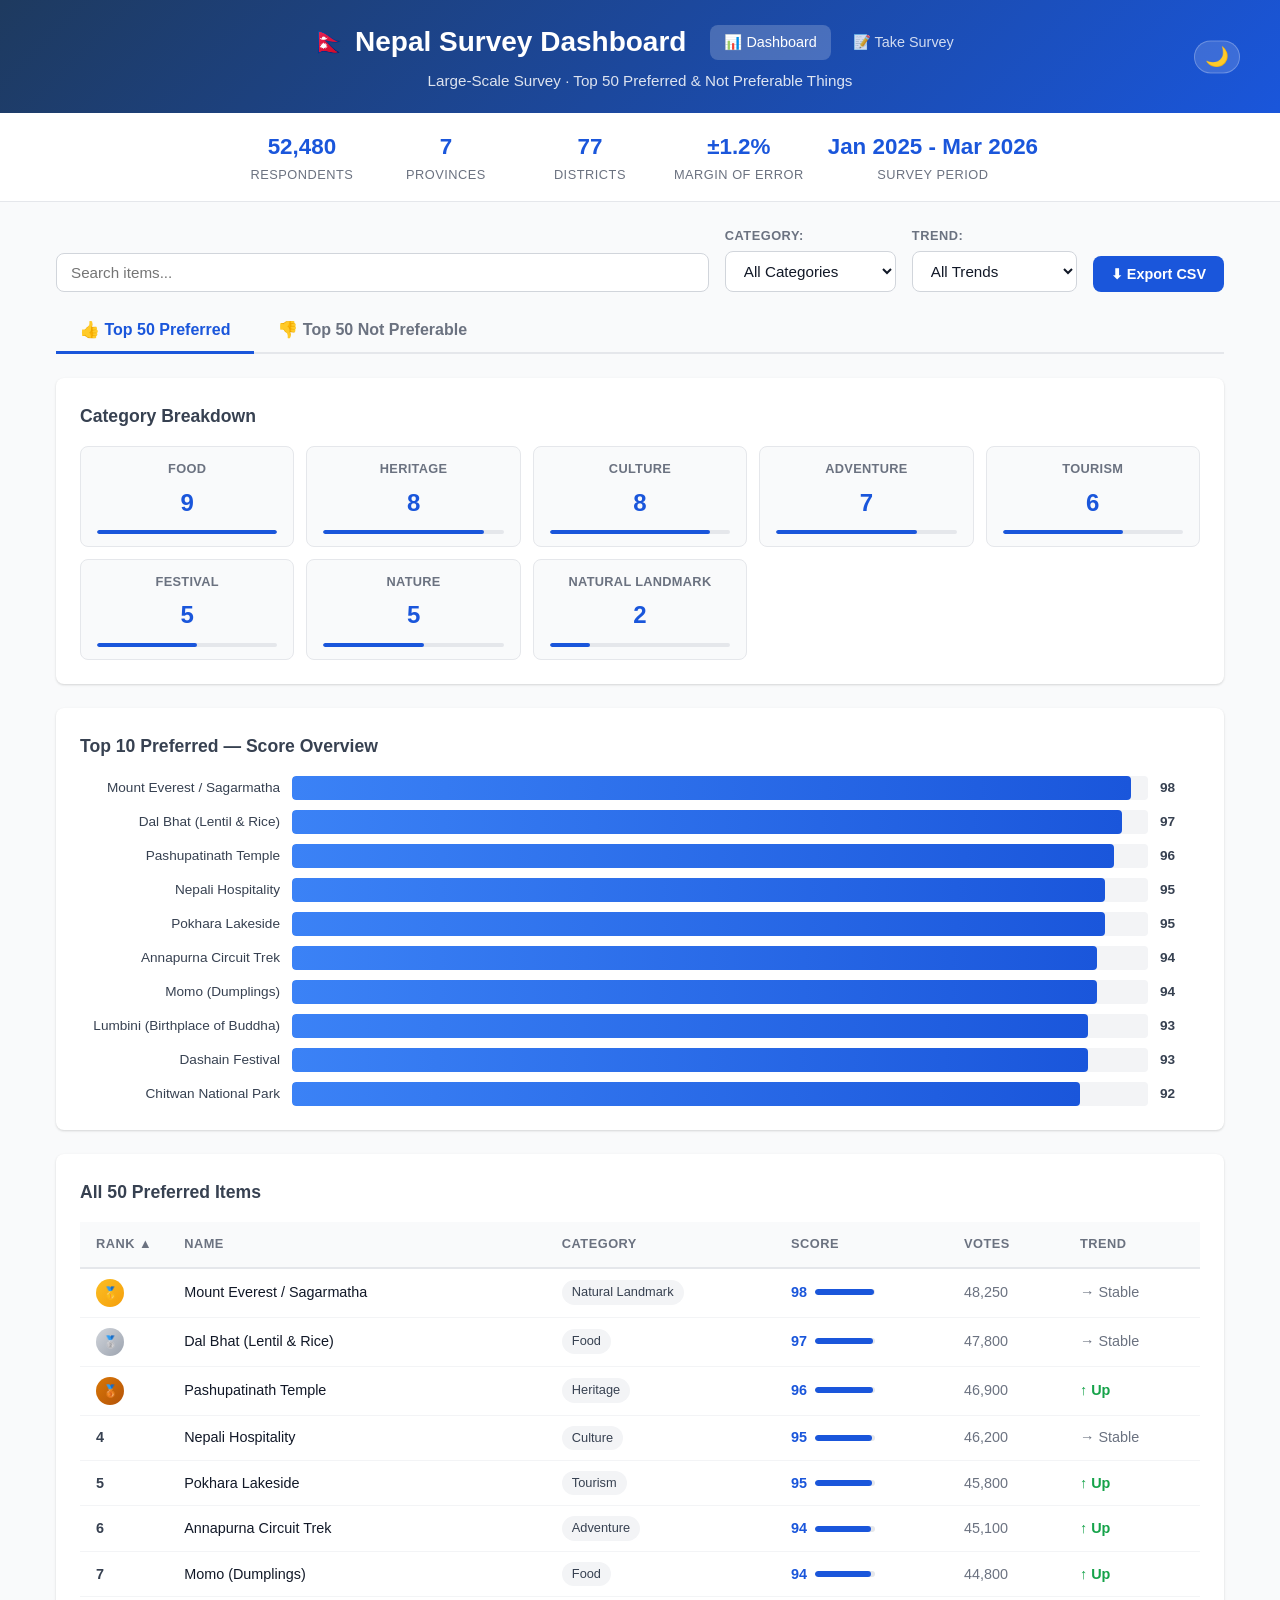
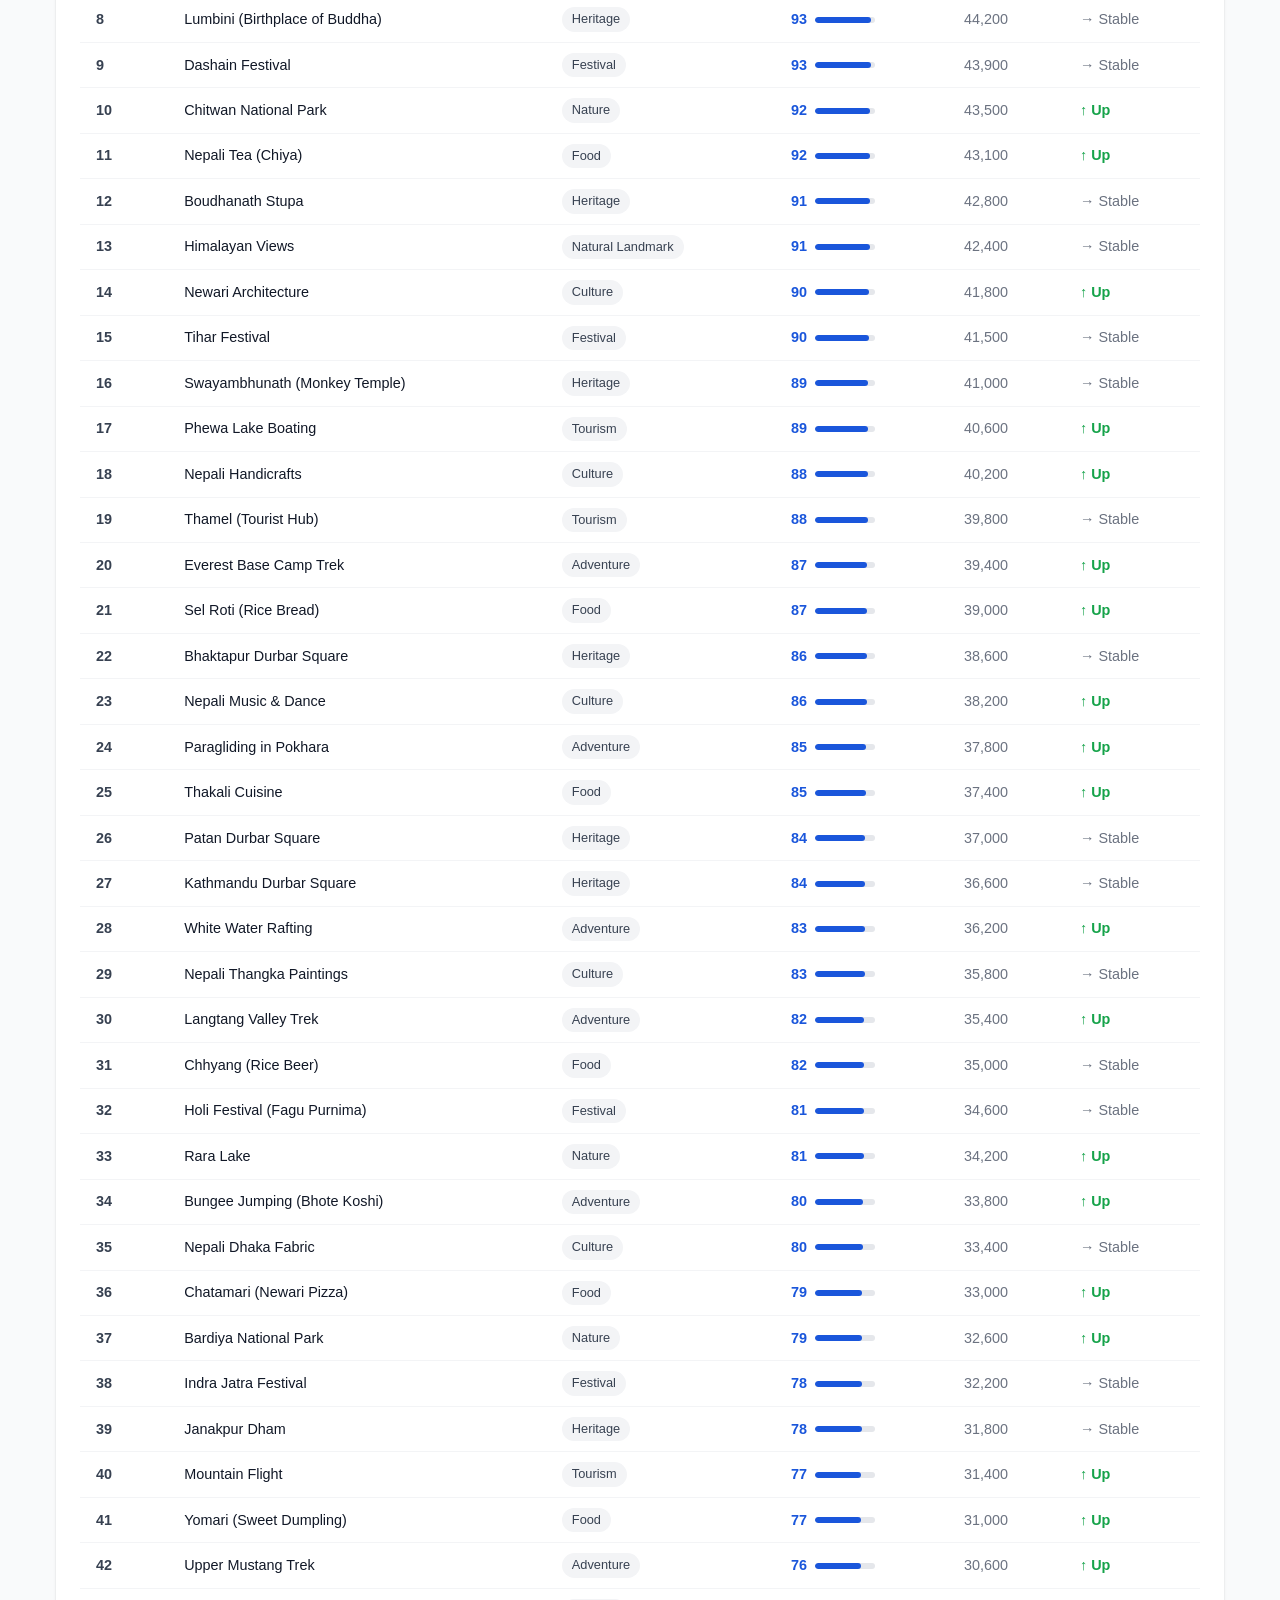
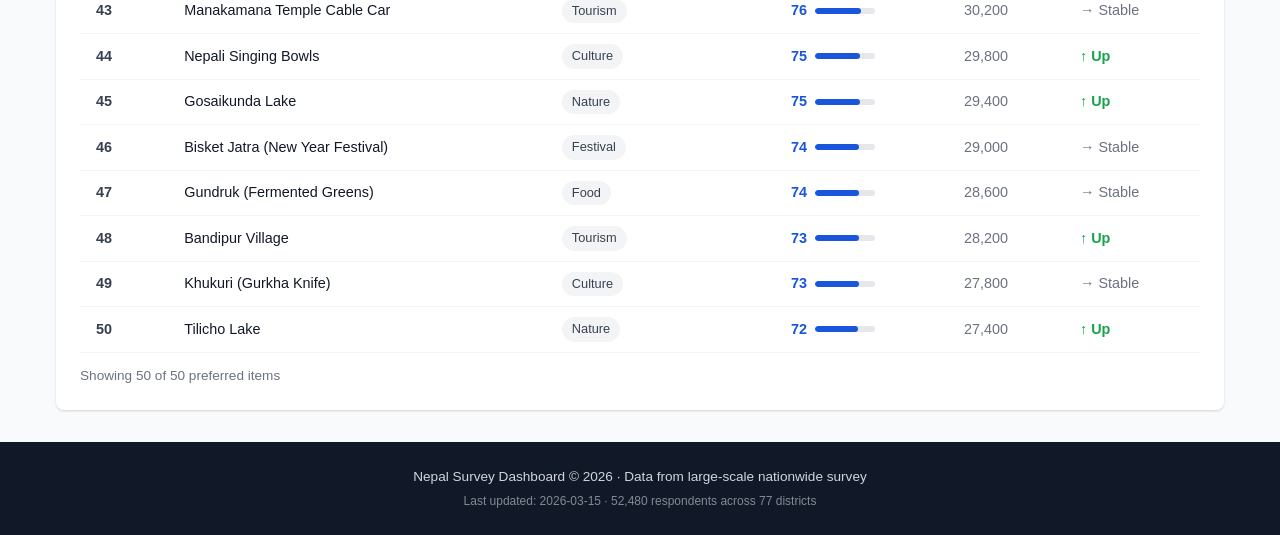
<file: index.html>
<!DOCTYPE html>
<html lang="en">
<head>
  <meta charset="UTF-8">
  <meta name="viewport" content="width=device-width, initial-scale=1.0">
  <meta name="description" content="Large-scale survey dashboard showing the Top 50 Preferred and Top 50 Not Preferable things in Nepal. 52,480 respondents across 77 districts.">
  <meta property="og:title" content="Nepal Survey Dashboard — Top 50 Preferences">
  <meta property="og:description" content="Explore what Nepalis love and what needs improvement — based on 52,480 survey respondents across all 77 districts.">
  <meta property="og:type" content="website">
  <link rel="icon" href="data:image/svg+xml,<svg xmlns='http://www.w3.org/2000/svg' viewBox='0 0 100 100'><text y='.9em' font-size='90'>🇳🇵</text></svg>">
  <title>Nepal Survey Dashboard — Top 50 Preferences</title>
  <link rel="stylesheet" href="style.css">
</head>
<body>
  <!-- Skip to content for accessibility -->
  <a href="#main-content" class="skip-link">Skip to main content</a>

  <!-- Header -->
  <header class="header">
    <div class="container header-inner">
      <div class="header-top">
        <h1 class="logo">🇳🇵 Nepal Survey Dashboard</h1>
        <nav class="header-nav" aria-label="Main navigation">
          <a href="index.html" class="nav-link active" aria-current="page">📊 Dashboard</a>
          <a href="survey.html" class="nav-link">📝 Take Survey</a>
        </nav>
      </div>
      <p class="subtitle">Large-Scale Survey &middot; Top 50 Preferred &amp; Not Preferable Things</p>
      <button class="theme-toggle" id="theme-toggle" aria-label="Toggle dark mode" title="Toggle dark mode">🌙</button>
    </div>
  </header>

  <!-- Stats Bar -->
  <section class="stats-bar" id="stats-bar" aria-label="Survey statistics">
    <!-- Populated by JS -->
  </section>

  <main id="main-content">
    <!-- Controls -->
    <section class="container controls">
      <div class="search-box">
        <input type="text" id="search-input" placeholder="Search items..." aria-label="Search items">
      </div>
      <div class="filter-group">
        <label for="category-filter">Category:</label>
        <select id="category-filter" aria-label="Filter by category">
          <option value="all">All Categories</option>
        </select>
      </div>
      <div class="filter-group">
        <label for="trend-filter">Trend:</label>
        <select id="trend-filter" aria-label="Filter by trend">
          <option value="all">All Trends</option>
          <option value="up">↑ Trending Up</option>
          <option value="down">↓ Trending Down</option>
          <option value="stable">→ Stable</option>
        </select>
      </div>
      <button class="btn btn-export" id="export-csv" aria-label="Export data as CSV">⬇ Export CSV</button>
    </section>

    <!-- Tab Navigation -->
    <section class="container">
      <div class="tabs" role="tablist">
        <button class="tab active" role="tab" aria-selected="true" data-tab="preferred" id="tab-preferred">
          👍 Top 50 Preferred
        </button>
        <button class="tab" role="tab" aria-selected="false" data-tab="not-preferable" id="tab-not-preferable">
          👎 Top 50 Not Preferable
        </button>
      </div>
    </section>

    <!-- Category Breakdown -->
    <section class="container">
      <div class="category-summary" id="category-summary">
        <h2 class="section-title">Category Breakdown</h2>
        <div class="category-grid" id="category-grid">
          <!-- Populated by JS -->
        </div>
      </div>
    </section>

    <!-- Chart Section -->
    <section class="container">
      <div class="chart-section">
        <h2 id="chart-title" class="section-title">Top 10 Preferred — Score Overview</h2>
        <div class="chart" id="bar-chart" role="img" aria-label="Bar chart showing top 10 items by score">
          <!-- Populated by JS -->
        </div>
      </div>
    </section>

    <!-- Table Section -->
    <section class="container">
      <div class="table-section">
        <h2 id="table-title" class="section-title">All 50 Preferred Items</h2>
        <div class="table-wrapper">
          <table id="data-table" aria-label="Survey results table">
            <thead>
              <tr>
                <th class="sortable" data-sort="rank">Rank</th>
                <th class="sortable" data-sort="name">Name</th>
                <th class="sortable" data-sort="category">Category</th>
                <th class="sortable" data-sort="score">Score</th>
                <th class="sortable" data-sort="votes">Votes</th>
                <th class="sortable" data-sort="trend">Trend</th>
              </tr>
            </thead>
            <tbody id="table-body">
              <!-- Populated by JS -->
            </tbody>
          </table>
        </div>
        <p class="showing-count" id="showing-count"></p>
      </div>
    </section>
  </main>

  <!-- Scroll to top -->
  <button class="scroll-top" id="scroll-top" aria-label="Scroll to top" title="Back to top">↑</button>

  <!-- Footer -->
  <footer class="footer">
    <div class="container">
      <p>Nepal Survey Dashboard &copy; 2026 &middot; Data from large-scale nationwide survey</p>
      <p class="footer-note" id="footer-note"></p>
    </div>
  </footer>

  <script src="data.js"></script>
  <script src="app.js"></script>
</body>
</html>
</file>
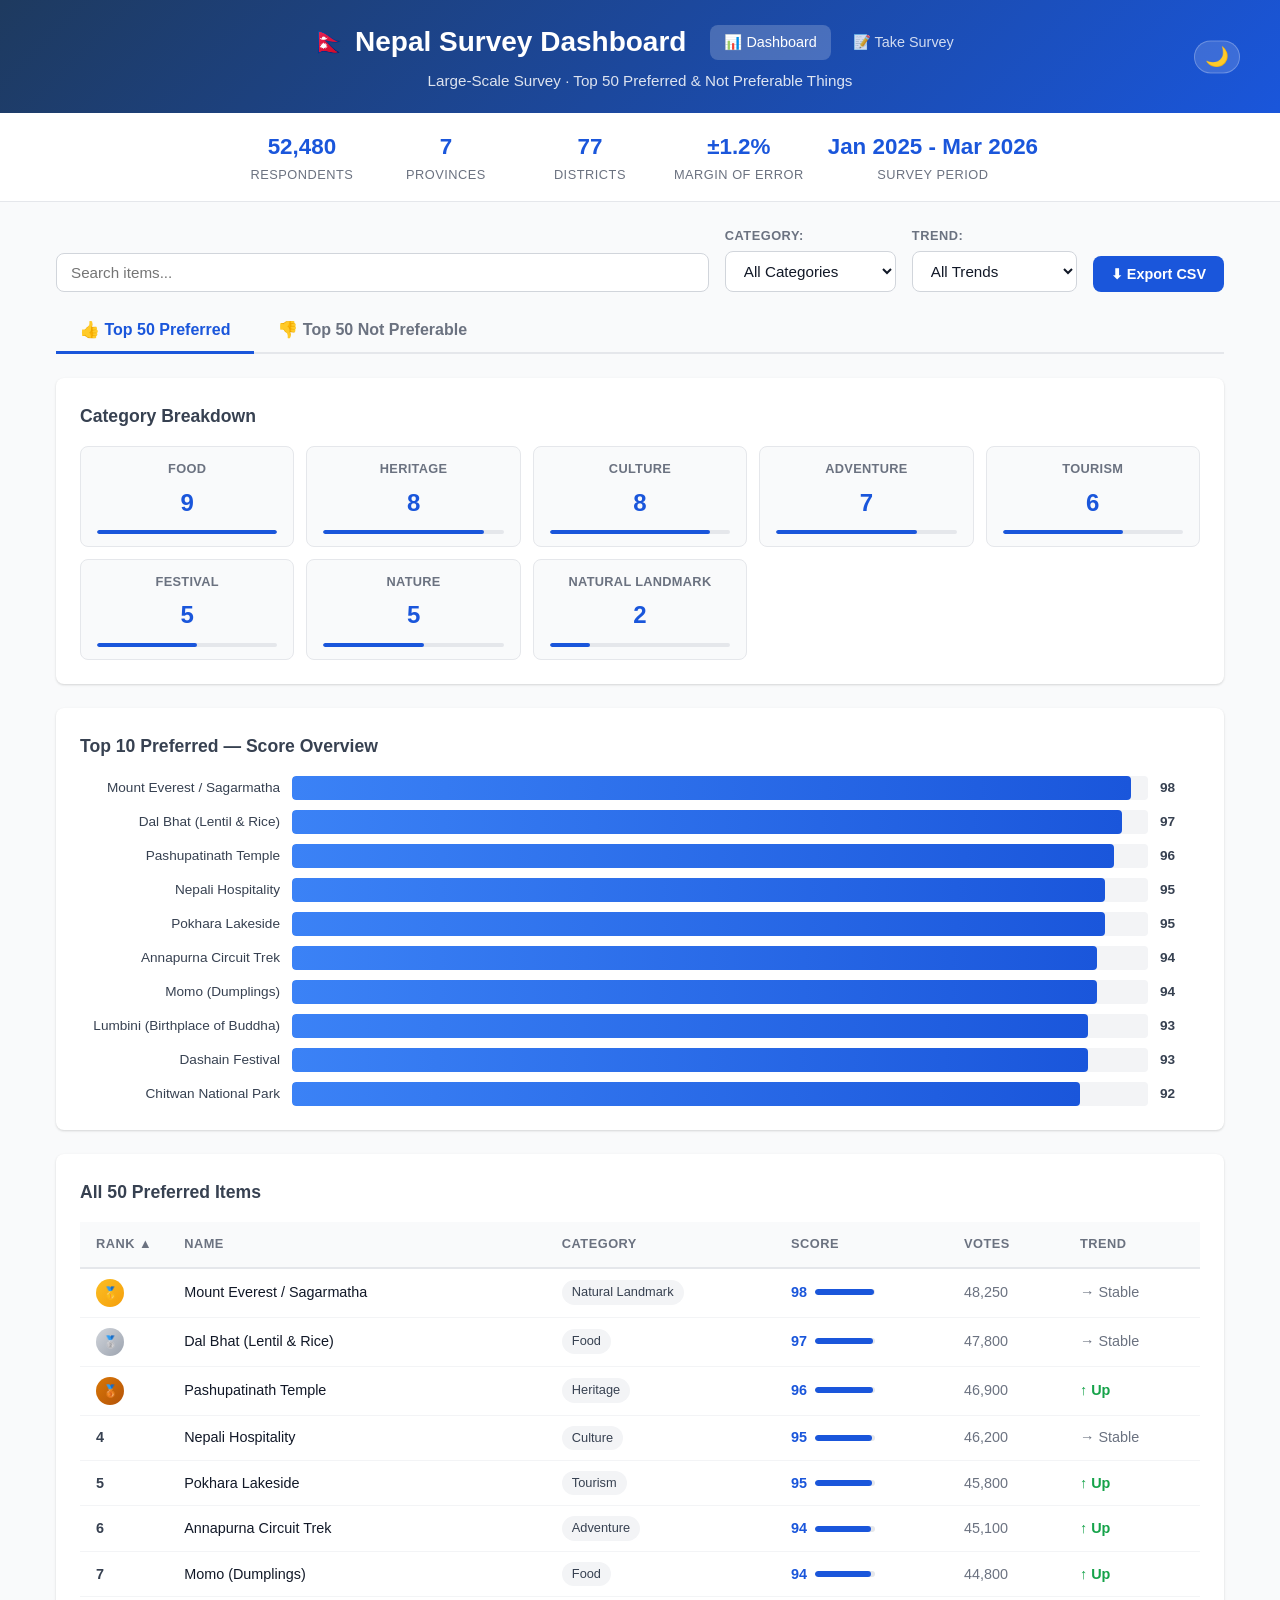
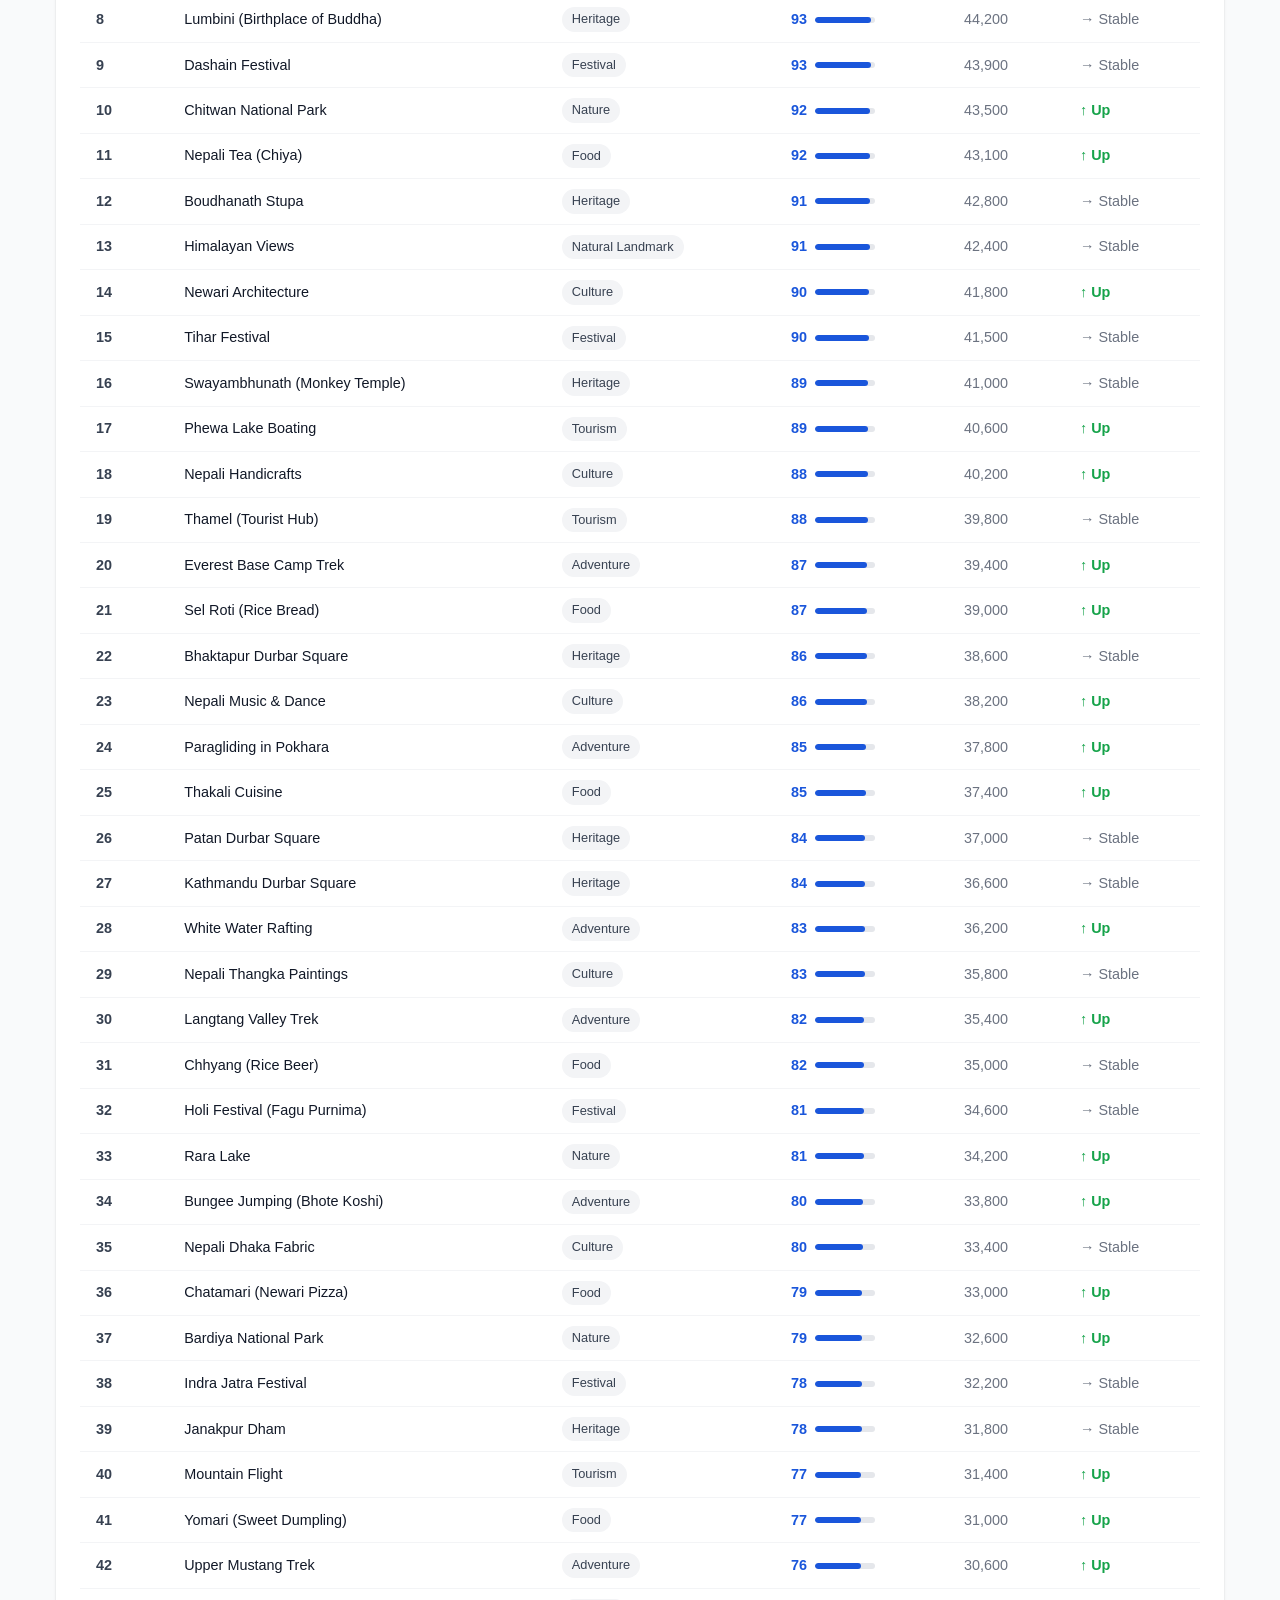
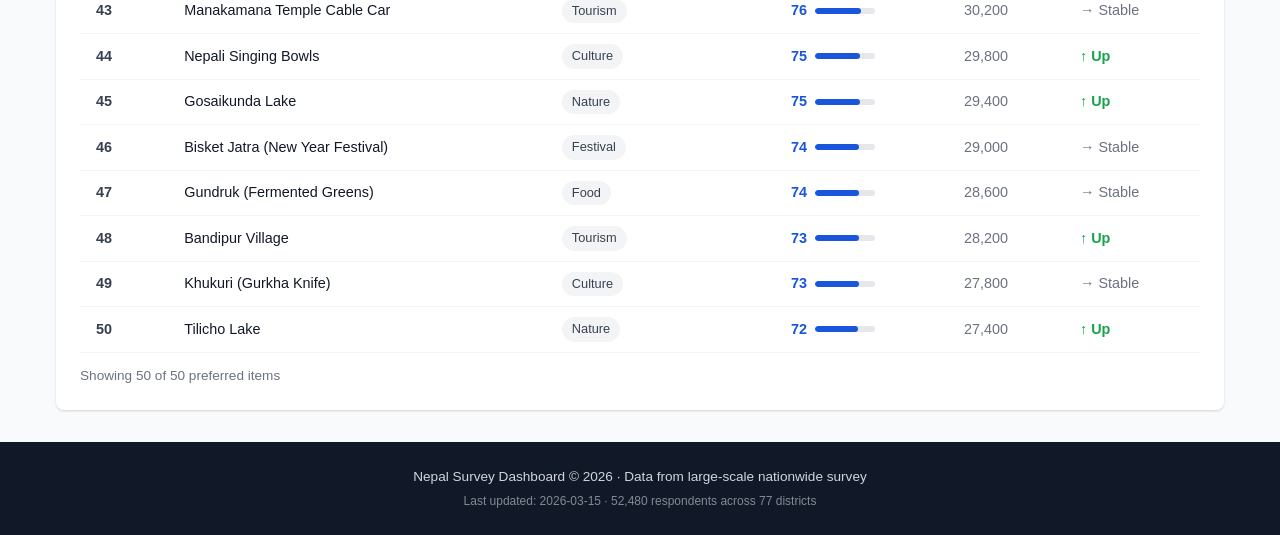
<file: preferences.html>
<!DOCTYPE html>
<html lang="en">
<head>
  <meta charset="UTF-8" />
  <meta name="viewport" content="width=device-width, initial-scale=1.0" />
  <title>Online Shopping Survey – Step 3 of 3</title>
  <link rel="stylesheet" href="style.css" />
</head>
<body>

  <!-- ── Header ─────────────────────────────────────── -->
  <header class="site-header">
    <h1>🛒 Online Shopping Survey</h1>
    <p class="subtitle">Almost done — tell us what you value most!</p>

    <div class="progress-steps" aria-label="Survey progress">
      <div class="step done">
        <div class="step-circle">✓</div>
        <span class="step-label">Your Details</span>
      </div>
      <div class="step-connector"></div>
      <div class="step done">
        <div class="step-circle">✓</div>
        <span class="step-label">Shopping Habits</span>
      </div>
      <div class="step-connector"></div>
      <div class="step active">
        <div class="step-circle">3</div>
        <span class="step-label">Preferences</span>
      </div>
    </div>
  </header>

  <!-- ── Card ───────────────────────────────────────── -->
  <main class="card" role="main">
    <h2 class="card-title">Your Product Preferences</h2>
    <p class="card-description">
      Think about items you buy (or consider buying) online. Let us know what you
      are willing to spend more on and what you'd skip even if it were cheap.
    </p>

    <form id="step3Form" novalidate>

      <!-- Q1 – Would buy even if expensive -->
      <div class="form-group">
        <label>1. Which of these would you buy online even if they are <strong>expensive</strong>?
          <span class="required">*</span></label>
        <p style="color:var(--text-muted);font-size:.85rem;margin-bottom:8px">Select all that apply.</p>

        <div class="checkbox-group" id="expensiveGroup">
          <label class="checkbox-option">
            <input type="checkbox" name="expensive" value="Smartphone / Laptop" />
            <span class="option-text">📱 Smartphone / Laptop</span>
          </label>
          <label class="checkbox-option">
            <input type="checkbox" name="expensive" value="Branded Clothing / Footwear" />
            <span class="option-text">👕 Branded Clothing &amp; Footwear</span>
          </label>
          <label class="checkbox-option">
            <input type="checkbox" name="expensive" value="Health & Fitness Equipment" />
            <span class="option-text">🏋️ Health &amp; Fitness Equipment</span>
          </label>
          <label class="checkbox-option">
            <input type="checkbox" name="expensive" value="Smart Home Devices" />
            <span class="option-text">🏠 Smart Home Devices (Smart TV, speakers, etc.)</span>
          </label>
          <label class="checkbox-option">
            <input type="checkbox" name="expensive" value="Books / Online Courses" />
            <span class="option-text">📚 Books / Online Courses</span>
          </label>
          <label class="checkbox-option">
            <input type="checkbox" name="expensive" value="Skincare / Cosmetics" />
            <span class="option-text">💄 Skincare &amp; Cosmetics</span>
          </label>
          <label class="checkbox-option">
            <input type="checkbox" name="expensive" value="Jewellery / Watches" />
            <span class="option-text">💍 Jewellery &amp; Watches</span>
          </label>
          <label class="checkbox-option">
            <input type="checkbox" name="expensive" value="Organic / Premium Food" />
            <span class="option-text">🥗 Organic / Premium Food Items</span>
          </label>
        </div>

        <!-- Other expensive items -->
        <div style="margin-top:12px">
          <label for="expensiveOther">Other (please specify)</label>
          <input type="text" id="expensiveOther" name="expensiveOther"
            placeholder="e.g. Gaming accessories, Musical instruments…" maxlength="200" />
        </div>
        <p class="error-msg" id="expensiveError">Please select at least one item or specify in 'Other'.</p>
      </div>

      <!-- Q2 – Would NOT buy even if cheap -->
      <div class="form-group">
        <label>2. Which of these would you <strong>NOT</strong> buy online even if they are
          <strong>very cheap</strong>? <span class="required">*</span></label>
        <p style="color:var(--text-muted);font-size:.85rem;margin-bottom:8px">Select all that apply.</p>

        <div class="checkbox-group" id="cheapGroup">
          <label class="checkbox-option">
            <input type="checkbox" name="notCheap" value="Perishable Food" />
            <span class="option-text">🥛 Perishable Food (dairy, fruits, vegetables)</span>
          </label>
          <label class="checkbox-option">
            <input type="checkbox" name="notCheap" value="Prescription Medicine" />
            <span class="option-text">💊 Prescription Medicine</span>
          </label>
          <label class="checkbox-option">
            <input type="checkbox" name="notCheap" value="Furniture / Large Appliances" />
            <span class="option-text">🛋️ Furniture / Large Home Appliances</span>
          </label>
          <label class="checkbox-option">
            <input type="checkbox" name="notCheap" value="Luxury / High-end Products" />
            <span class="option-text">👜 Luxury / High-end Products (without verification)</span>
          </label>
          <label class="checkbox-option">
            <input type="checkbox" name="notCheap" value="Second-hand Goods" />
            <span class="option-text">♻️ Second-hand / Refurbished Goods</span>
          </label>
          <label class="checkbox-option">
            <input type="checkbox" name="notCheap" value="Heavy Vehicles / Auto Parts" />
            <span class="option-text">🚗 Heavy Vehicles / Auto Parts</span>
          </label>
          <label class="checkbox-option">
            <input type="checkbox" name="notCheap" value="Artisan / Handmade Crafts" />
            <span class="option-text">🎨 Artisan / Handmade Crafts (prefer local stores)</span>
          </label>
          <label class="checkbox-option">
            <input type="checkbox" name="notCheap" value="Real Estate / Property" />
            <span class="option-text">🏡 Real Estate / Property</span>
          </label>
        </div>

        <!-- Other not-cheap items -->
        <div style="margin-top:12px">
          <label for="notCheapOther">Other (please specify)</label>
          <input type="text" id="notCheapOther" name="notCheapOther"
            placeholder="e.g. Tailored clothing, Pets…" maxlength="200" />
        </div>
        <p class="error-msg" id="cheapError">Please select at least one item or specify in 'Other'.</p>
      </div>

      <!-- Q3 – What would improve online shopping for you -->
      <div class="form-group">
        <label for="improvements">3. What would most improve your online shopping experience?</label>
        <textarea
          id="improvements"
          name="improvements"
          rows="3"
          placeholder="e.g. Better return policy, faster delivery, more secure payments…"
          maxlength="500"
        ></textarea>
      </div>

      <div class="btn-row">
        <a href="survey.html" class="btn btn-secondary">&larr; Back</a>
        <button type="submit" class="btn btn-success">✔ Submit Survey</button>
      </div>

    </form>
  </main>

  <script>
    // Redirect to page 1 if earlier steps are missing
    if (!sessionStorage.getItem('survey_fullName') || !sessionStorage.getItem('survey_frequency')) {
      window.location.href = 'index.html';
    }

    const form = document.getElementById('step3Form');

    function showError(errId, show) {
      const errEl = document.getElementById(errId);
      if (show) errEl.classList.add('visible');
      else       errEl.classList.remove('visible');
    }

    // Clear errors on interaction
    document.querySelectorAll('input[name="expensive"]').forEach(cb => {
      cb.addEventListener('change', () => showError('expensiveError', false));
    });
    document.getElementById('expensiveOther').addEventListener('input', () => {
      showError('expensiveError', false);
    });

    document.querySelectorAll('input[name="notCheap"]').forEach(cb => {
      cb.addEventListener('change', () => showError('cheapError', false));
    });
    document.getElementById('notCheapOther').addEventListener('input', () => {
      showError('cheapError', false);
    });

    form.addEventListener('submit', function (e) {
      e.preventDefault();

      const expensive    = [...document.querySelectorAll('input[name="expensive"]:checked')].map(c => c.value);
      const expensiveOther = document.getElementById('expensiveOther').value.trim();
      const notCheap     = [...document.querySelectorAll('input[name="notCheap"]:checked')].map(c => c.value);
      const notCheapOther  = document.getElementById('notCheapOther').value.trim();
      const improvements   = document.getElementById('improvements').value.trim();

      let valid = true;

      if (expensive.length === 0 && !expensiveOther) {
        showError('expensiveError', true); valid = false;
      } else { showError('expensiveError', false); }

      if (notCheap.length === 0 && !notCheapOther) {
        showError('cheapError', true); valid = false;
      } else { showError('cheapError', false); }

      if (!valid) return;

      // Build combined lists
      const expList  = expensiveOther ? [...expensive, expensiveOther] : expensive;
      const skipList = notCheapOther  ? [...notCheap,  notCheapOther]  : notCheap;

      sessionStorage.setItem('survey_expensive',    expList.join(', '));
      sessionStorage.setItem('survey_notCheap',     skipList.join(', '));
      sessionStorage.setItem('survey_improvements', improvements);

      window.location.href = 'thankyou.html';
    });
  </script>

</body>
</html>
</file>
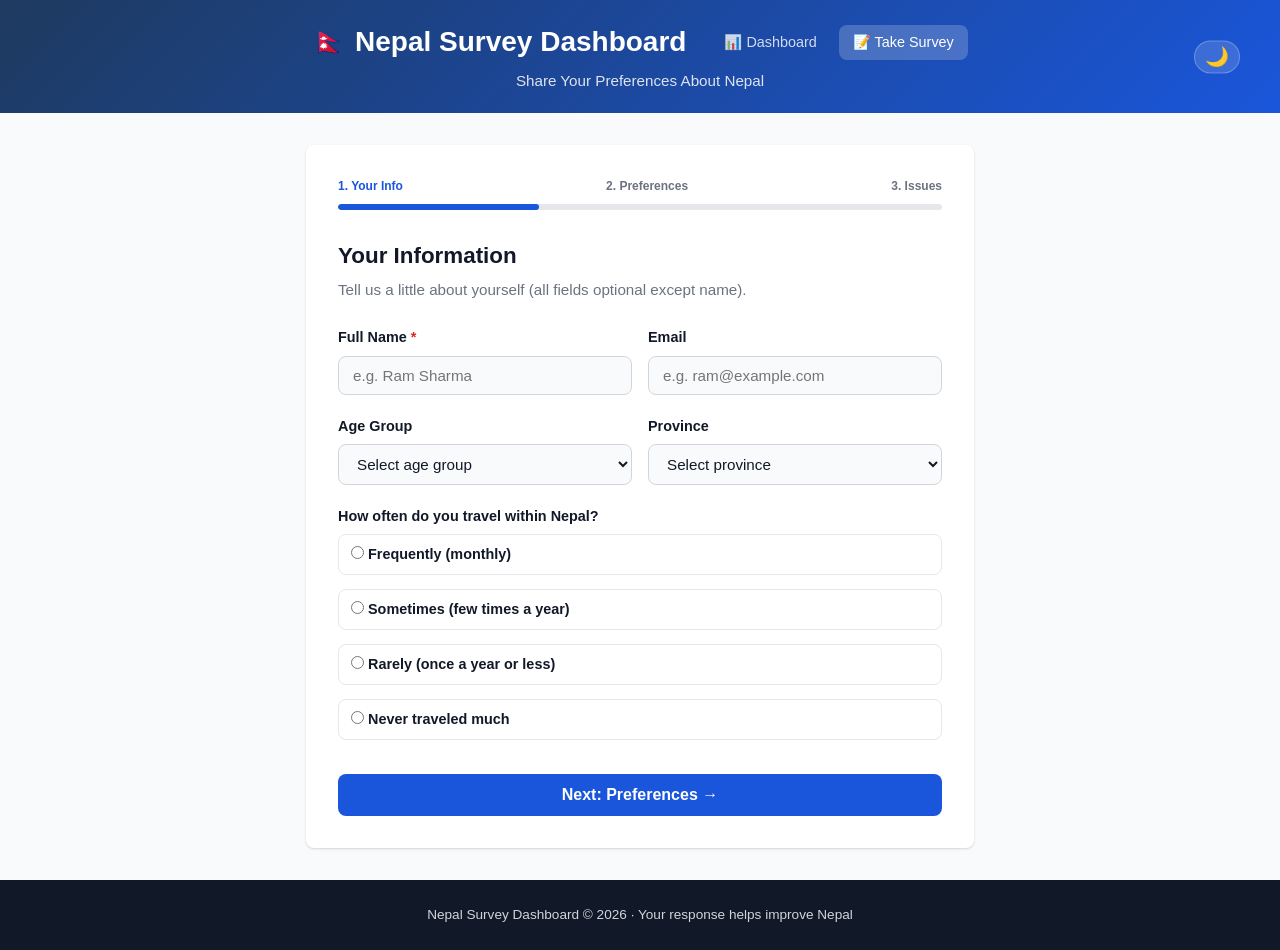
<file: survey.html>
<!DOCTYPE html>
<html lang="en">
<head>
  <meta charset="UTF-8">
  <meta name="viewport" content="width=device-width, initial-scale=1.0">
  <meta name="description" content="Take the Nepal Survey — share your preferences about things in Nepal and help us understand what people love and what needs improvement.">
  <link rel="icon" href="data:image/svg+xml,<svg xmlns='http://www.w3.org/2000/svg' viewBox='0 0 100 100'><text y='.9em' font-size='90'>🇳🇵</text></svg>">
  <title>Take Survey — Nepal Survey Dashboard</title>
  <link rel="stylesheet" href="style.css">
</head>
<body>
  <a href="#main-content" class="skip-link">Skip to main content</a>

  <!-- Header -->
  <header class="header">
    <div class="container header-inner">
      <div class="header-top">
        <h1 class="logo">🇳🇵 Nepal Survey Dashboard</h1>
        <nav class="header-nav" aria-label="Main navigation">
          <a href="index.html" class="nav-link">📊 Dashboard</a>
          <a href="survey.html" class="nav-link active" aria-current="page">📝 Take Survey</a>
        </nav>
      </div>
      <p class="subtitle">Share Your Preferences About Nepal</p>
      <button class="theme-toggle" id="theme-toggle" aria-label="Toggle dark mode" title="Toggle dark mode">🌙</button>
    </div>
  </header>

  <main id="main-content">
    <div class="form-page">
      <div class="form-card">
        <!-- Progress Bar -->
        <div class="progress-bar-wrapper" id="progress-wrapper">
          <div class="progress-steps">
            <span class="progress-step active" id="step-label-1">1. Your Info</span>
            <span class="progress-step" id="step-label-2">2. Preferences</span>
            <span class="progress-step" id="step-label-3">3. Issues</span>
          </div>
          <div class="progress-track">
            <div class="progress-fill" id="progress-fill" style="width: 33%"></div>
          </div>
        </div>

        <form id="survey-form" novalidate>
          <!-- Step 1: Personal Info -->
          <div class="form-step" id="step-1">
            <h2 class="form-title">Your Information</h2>
            <p class="form-subtitle">Tell us a little about yourself (all fields optional except name).</p>

            <div class="form-row">
              <div class="form-group">
                <label for="full-name">Full Name <span class="required">*</span></label>
                <input type="text" id="full-name" class="form-control" placeholder="e.g. Ram Sharma" required>
                <p class="error-message" id="name-error">Please enter your name.</p>
              </div>
              <div class="form-group">
                <label for="email">Email</label>
                <input type="email" id="email" class="form-control" placeholder="e.g. ram@example.com">
                <p class="error-message" id="email-error">Please enter a valid email address.</p>
              </div>
            </div>

            <div class="form-row">
              <div class="form-group">
                <label for="age-group">Age Group</label>
                <select id="age-group" class="form-control">
                  <option value="">Select age group</option>
                  <option value="under-18">Under 18</option>
                  <option value="18-25">18–25</option>
                  <option value="26-35">26–35</option>
                  <option value="36-50">36–50</option>
                  <option value="over-50">Over 50</option>
                </select>
              </div>
              <div class="form-group">
                <label for="province">Province</label>
                <select id="province" class="form-control">
                  <option value="">Select province</option>
                  <option value="Koshi">Koshi Province</option>
                  <option value="Madhesh">Madhesh Province</option>
                  <option value="Bagmati">Bagmati Province</option>
                  <option value="Gandaki">Gandaki Province</option>
                  <option value="Lumbini">Lumbini Province</option>
                  <option value="Karnali">Karnali Province</option>
                  <option value="Sudurpashchim">Sudurpashchim Province</option>
                </select>
              </div>
            </div>

            <div class="form-group">
              <label>How often do you travel within Nepal?</label>
              <div class="radio-group">
                <label class="radio-label">
                  <input type="radio" name="travel-frequency" value="frequently"> Frequently (monthly)
                </label>
                <label class="radio-label">
                  <input type="radio" name="travel-frequency" value="sometimes"> Sometimes (few times a year)
                </label>
                <label class="radio-label">
                  <input type="radio" name="travel-frequency" value="rarely"> Rarely (once a year or less)
                </label>
                <label class="radio-label">
                  <input type="radio" name="travel-frequency" value="never"> Never traveled much
                </label>
              </div>
            </div>

            <div class="form-actions">
              <button type="button" class="btn btn-primary" id="next-to-2">Next: Preferences →</button>
            </div>
          </div>

          <!-- Step 2: Preferences -->
          <div class="form-step" id="step-2" style="display:none;">
            <h2 class="form-title">What You Love About Nepal</h2>
            <p class="form-subtitle">Select the things you prefer most about Nepal (choose at least 3).</p>

            <p class="form-section-label">🍽️ Food & Drink</p>
            <div class="checkbox-grid" id="pref-food">
              <!-- Populated by JS -->
            </div>

            <hr class="form-divider">
            <p class="form-section-label">🏔️ Places & Nature</p>
            <div class="checkbox-grid" id="pref-places">
              <!-- Populated by JS -->
            </div>

            <hr class="form-divider">
            <p class="form-section-label">🎭 Culture & Festivals</p>
            <div class="checkbox-grid" id="pref-culture">
              <!-- Populated by JS -->
            </div>

            <hr class="form-divider">
            <p class="form-section-label">🧗 Adventure & Tourism</p>
            <div class="checkbox-grid" id="pref-adventure">
              <!-- Populated by JS -->
            </div>

            <p class="error-message" id="pref-error">Please select at least 3 preferences.</p>
            <div class="form-actions">
              <button type="button" class="btn btn-secondary" id="back-to-1">← Back</button>
              <button type="button" class="btn btn-primary" id="next-to-3">Next: Issues →</button>
            </div>
          </div>

          <!-- Step 3: Issues -->
          <div class="form-step" id="step-3" style="display:none;">
            <h2 class="form-title">What Needs Improvement</h2>
            <p class="form-subtitle">Select the things you find most problematic in Nepal (choose at least 3).</p>

            <p class="form-section-label">🏗️ Infrastructure</p>
            <div class="checkbox-grid" id="issue-infra">
              <!-- Populated by JS -->
            </div>

            <hr class="form-divider">
            <p class="form-section-label">🌿 Environment & Health</p>
            <div class="checkbox-grid" id="issue-env">
              <!-- Populated by JS -->
            </div>

            <hr class="form-divider">
            <p class="form-section-label">🏛️ Governance & Economy</p>
            <div class="checkbox-grid" id="issue-gov">
              <!-- Populated by JS -->
            </div>

            <hr class="form-divider">
            <p class="form-section-label">👥 Society & Education</p>
            <div class="checkbox-grid" id="issue-society">
              <!-- Populated by JS -->
            </div>

            <hr class="form-divider">
            <div class="form-group">
              <label for="additional-comments">Additional Comments</label>
              <textarea id="additional-comments" class="form-control" rows="4" placeholder="Anything else you'd like to share about Nepal..."></textarea>
            </div>

            <p class="error-message" id="issue-error">Please select at least 3 issues.</p>
            <div class="form-actions">
              <button type="button" class="btn btn-secondary" id="back-to-2">← Back</button>
              <button type="submit" class="btn btn-primary" id="submit-survey">Submit Survey ✓</button>
            </div>
          </div>
        </form>
      </div>
    </div>
  </main>

  <footer class="footer">
    <div class="container">
      <p>Nepal Survey Dashboard &copy; 2026 &middot; Your response helps improve Nepal</p>
    </div>
  </footer>

  <script src="data.js"></script>
  <script src="survey.js"></script>
</body>
</html>
</file>
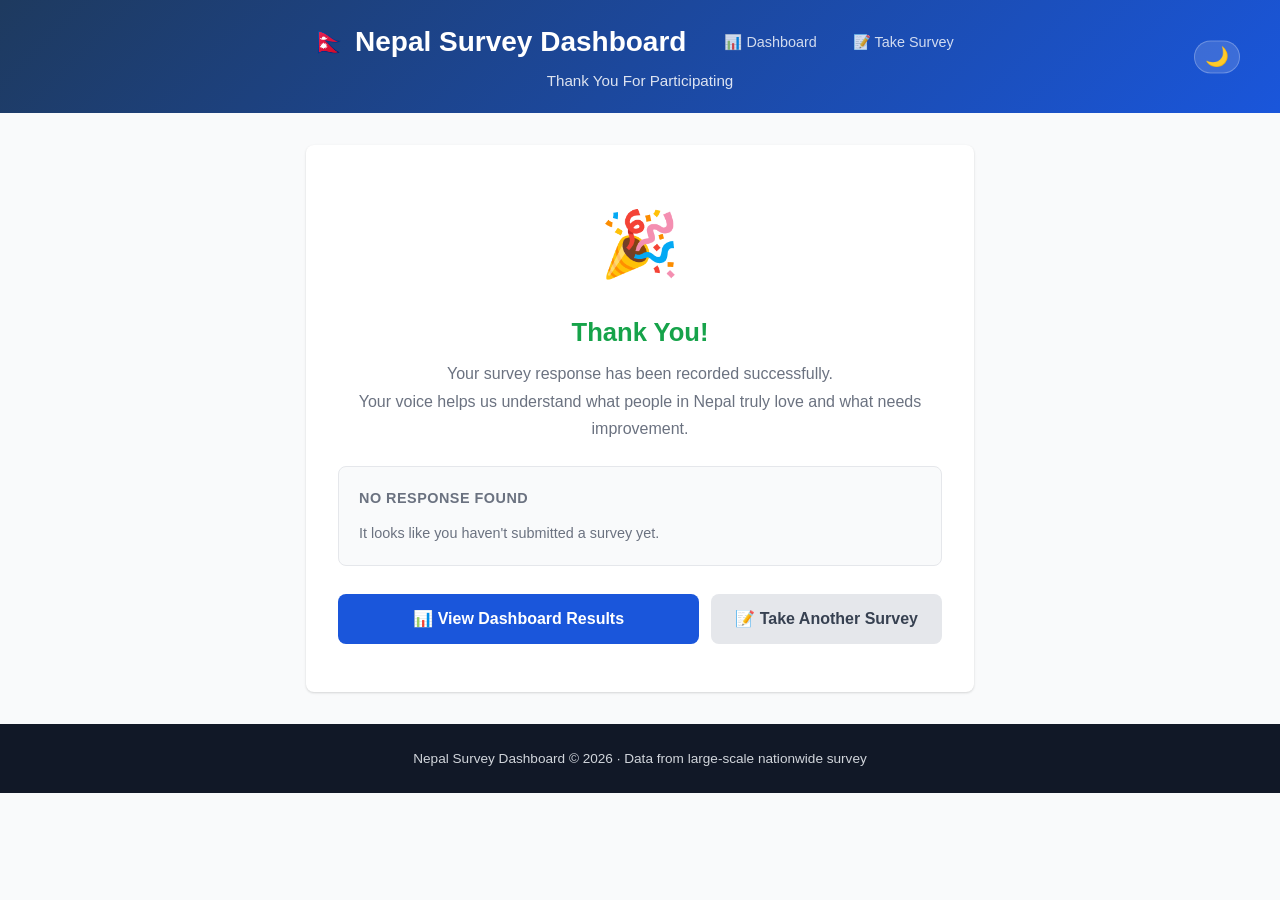
<file: thankyou.html>
<!DOCTYPE html>
<html lang="en">
<head>
  <meta charset="UTF-8">
  <meta name="viewport" content="width=device-width, initial-scale=1.0">
  <meta name="description" content="Thank you for completing the Nepal Survey. Your response has been recorded.">
  <link rel="icon" href="data:image/svg+xml,<svg xmlns='http://www.w3.org/2000/svg' viewBox='0 0 100 100'><text y='.9em' font-size='90'>🇳🇵</text></svg>">
  <title>Thank You — Nepal Survey Dashboard</title>
  <link rel="stylesheet" href="style.css">
</head>
<body>
  <a href="#main-content" class="skip-link">Skip to main content</a>

  <!-- Header -->
  <header class="header">
    <div class="container header-inner">
      <div class="header-top">
        <h1 class="logo">🇳🇵 Nepal Survey Dashboard</h1>
        <nav class="header-nav" aria-label="Main navigation">
          <a href="index.html" class="nav-link">📊 Dashboard</a>
          <a href="survey.html" class="nav-link">📝 Take Survey</a>
        </nav>
      </div>
      <p class="subtitle">Thank You For Participating</p>
      <button class="theme-toggle" id="theme-toggle" aria-label="Toggle dark mode" title="Toggle dark mode">🌙</button>
    </div>
  </header>

  <main id="main-content">
    <div class="form-page">
      <div class="form-card thankyou-card">
        <div class="thankyou-icon">🎉</div>
        <h2 class="thankyou-title">Thank You!</h2>
        <p class="thankyou-message">
          Your survey response has been recorded successfully.<br>
          Your voice helps us understand what people in Nepal truly love and what needs improvement.
        </p>

        <div class="response-summary" id="response-summary">
          <!-- Populated by JS -->
        </div>

        <div class="form-actions" style="justify-content:center;">
          <a href="index.html" class="btn btn-primary" style="text-decoration:none;text-align:center;">📊 View Dashboard Results</a>
          <a href="survey.html" class="btn btn-secondary" style="text-decoration:none;text-align:center;">📝 Take Another Survey</a>
        </div>
      </div>
    </div>
  </main>

  <footer class="footer">
    <div class="container">
      <p>Nepal Survey Dashboard &copy; 2026 &middot; Data from large-scale nationwide survey</p>
    </div>
  </footer>

  <script>
    (function () {
      "use strict";

      // Dark mode
      var themeToggle = document.getElementById("theme-toggle");
      var saved = localStorage.getItem("nepal-survey-theme");
      if (saved === "dark") {
        document.documentElement.setAttribute("data-theme", "dark");
        themeToggle.textContent = "☀️";
      }
      themeToggle.addEventListener("click", function () {
        var isDark = document.documentElement.getAttribute("data-theme") === "dark";
        if (isDark) {
          document.documentElement.removeAttribute("data-theme");
          themeToggle.textContent = "🌙";
          localStorage.setItem("nepal-survey-theme", "light");
        } else {
          document.documentElement.setAttribute("data-theme", "dark");
          themeToggle.textContent = "☀️";
          localStorage.setItem("nepal-survey-theme", "dark");
        }
      });

      // Load response summary from sessionStorage
      var summary = document.getElementById("response-summary");
      var responseData = sessionStorage.getItem("nepal-survey-response");

      if (responseData) {
        var data = JSON.parse(responseData);
        var html = "<h3>Your Response Summary</h3>";

        if (data.name) {
          html += '<div class="response-item"><span class="response-label">Name</span><span class="response-value">' +
            escapeHtml(data.name) + "</span></div>";
        }
        if (data.province) {
          html += '<div class="response-item"><span class="response-label">Province</span><span class="response-value">' +
            escapeHtml(data.province) + "</span></div>";
        }
        if (data.ageGroup) {
          html += '<div class="response-item"><span class="response-label">Age Group</span><span class="response-value">' +
            escapeHtml(data.ageGroup) + "</span></div>";
        }
        if (data.preferences && data.preferences.length > 0) {
          html += '<div class="response-item"><span class="response-label">Things You Love</span><span class="response-value">' +
            data.preferences.length + " items selected</span></div>";
        }
        if (data.issues && data.issues.length > 0) {
          html += '<div class="response-item"><span class="response-label">Issues Identified</span><span class="response-value">' +
            data.issues.length + " items selected</span></div>";
        }

        summary.innerHTML = html;
      } else {
        summary.innerHTML = '<h3>No Response Found</h3><p style="color:var(--text-secondary);font-size:0.9rem;">It looks like you haven\'t submitted a survey yet.</p>';
      }

      function escapeHtml(text) {
        var div = document.createElement("div");
        div.textContent = text;
        return div.innerHTML;
      }
    })();
  </script>
</body>
</html>
</file>
<file: style.css>
/* === CSS Variables & Reset === */
:root {
  --primary: #1a56db;
  --primary-light: #e1effe;
  --danger: #dc2626;
  --danger-light: #fee2e2;
  --success: #16a34a;
  --warning: #eab308;
  --gray-50: #f9fafb;
  --gray-100: #f3f4f6;
  --gray-200: #e5e7eb;
  --gray-300: #d1d5db;
  --gray-500: #6b7280;
  --gray-700: #374151;
  --gray-900: #111827;
  --bg: var(--gray-50);
  --card-bg: #fff;
  --text: var(--gray-900);
  --text-secondary: var(--gray-500);
  --border: var(--gray-200);
  --radius: 8px;
  --shadow: 0 1px 3px rgba(0,0,0,0.1), 0 1px 2px rgba(0,0,0,0.06);
  --shadow-md: 0 4px 6px rgba(0,0,0,0.1), 0 2px 4px rgba(0,0,0,0.06);
}

/* === Dark Mode === */
[data-theme="dark"] {
  --bg: #0f172a;
  --card-bg: #1e293b;
  --text: #e2e8f0;
  --text-secondary: #94a3b8;
  --border: #334155;
  --gray-50: #1e293b;
  --gray-100: #334155;
  --gray-200: #475569;
  --gray-300: #64748b;
  --gray-500: #94a3b8;
  --gray-700: #cbd5e1;
  --gray-900: #f1f5f9;
  --primary-light: #1e3a5f;
  --danger-light: #450a0a;
}

*, *::before, *::after {
  box-sizing: border-box;
  margin: 0;
  padding: 0;
}

html {
  scroll-behavior: smooth;
}

body {
  font-family: -apple-system, BlinkMacSystemFont, "Segoe UI", Roboto, "Helvetica Neue", Arial, sans-serif;
  background: var(--bg);
  color: var(--text);
  line-height: 1.6;
  transition: background 0.3s, color 0.3s;
}

.container {
  max-width: 1200px;
  margin: 0 auto;
  padding: 0 16px;
}

/* === Skip Link (Accessibility) === */
.skip-link {
  position: absolute;
  top: -100%;
  left: 16px;
  background: var(--primary);
  color: #fff;
  padding: 8px 16px;
  border-radius: var(--radius);
  z-index: 1000;
  font-weight: 600;
  text-decoration: none;
}

.skip-link:focus {
  top: 8px;
}

/* === Header === */
.header {
  background: linear-gradient(135deg, #1e3a5f 0%, #1a56db 100%);
  color: #fff;
  padding: 20px 0;
  text-align: center;
  position: relative;
}

.header-inner {
  position: relative;
}

.header-top {
  display: flex;
  align-items: center;
  justify-content: center;
  gap: 24px;
  flex-wrap: wrap;
}

.logo {
  font-size: 1.75rem;
  font-weight: 700;
}

.header-nav {
  display: flex;
  gap: 8px;
}

.nav-link {
  color: rgba(255,255,255,0.8);
  text-decoration: none;
  padding: 6px 14px;
  border-radius: var(--radius);
  font-size: 0.9rem;
  font-weight: 500;
  transition: background 0.2s, color 0.2s;
}

.nav-link:hover {
  background: rgba(255,255,255,0.15);
  color: #fff;
}

.nav-link.active {
  background: rgba(255,255,255,0.2);
  color: #fff;
}

.subtitle {
  margin-top: 4px;
  font-size: 0.95rem;
  opacity: 0.85;
}

.theme-toggle {
  position: absolute;
  top: 50%;
  right: 0;
  transform: translateY(-50%);
  background: rgba(255,255,255,0.15);
  border: 1px solid rgba(255,255,255,0.25);
  color: #fff;
  font-size: 1.2rem;
  padding: 6px 10px;
  border-radius: 999px;
  cursor: pointer;
  transition: background 0.2s;
  line-height: 1;
}

.theme-toggle:hover {
  background: rgba(255,255,255,0.25);
}

/* === Stats Bar === */
.stats-bar {
  background: var(--card-bg);
  border-bottom: 1px solid var(--border);
  padding: 16px 0;
  display: flex;
  justify-content: center;
  flex-wrap: wrap;
  gap: 24px;
  transition: background 0.3s;
}

.stat-item {
  text-align: center;
  min-width: 120px;
}

.stat-value {
  font-size: 1.4rem;
  font-weight: 700;
  color: var(--primary);
}

.stat-label {
  font-size: 0.8rem;
  color: var(--text-secondary);
  text-transform: uppercase;
  letter-spacing: 0.5px;
}

/* === Controls === */
.controls {
  display: flex;
  gap: 16px;
  align-items: flex-end;
  flex-wrap: wrap;
  margin-top: 24px;
  margin-bottom: 16px;
}

.search-box {
  flex: 1;
  min-width: 200px;
}

.search-box input {
  width: 100%;
  padding: 10px 14px;
  border: 1px solid var(--gray-300);
  border-radius: var(--radius);
  font-size: 0.95rem;
  transition: border-color 0.2s;
  background: var(--card-bg);
  color: var(--text);
}

.search-box input:focus {
  outline: none;
  border-color: var(--primary);
  box-shadow: 0 0 0 3px rgba(26, 86, 219, 0.15);
}

.filter-group {
  display: flex;
  flex-direction: column;
  gap: 4px;
}

.filter-group label {
  font-size: 0.8rem;
  font-weight: 600;
  color: var(--text-secondary);
  text-transform: uppercase;
  letter-spacing: 0.5px;
}

.filter-group select {
  padding: 10px 14px;
  border: 1px solid var(--gray-300);
  border-radius: var(--radius);
  background: var(--card-bg);
  color: var(--text);
  font-size: 0.95rem;
  cursor: pointer;
  min-width: 160px;
}

.filter-group select:focus {
  outline: none;
  border-color: var(--primary);
}

/* === Buttons === */
.btn {
  padding: 10px 18px;
  border: none;
  border-radius: var(--radius);
  font-size: 0.9rem;
  font-weight: 600;
  cursor: pointer;
  transition: background 0.2s, transform 0.1s;
  white-space: nowrap;
}

.btn:active {
  transform: scale(0.97);
}

.btn-export {
  background: var(--primary);
  color: #fff;
}

.btn-export:hover {
  background: #1447b8;
}

/* === Tabs === */
.tabs {
  display: flex;
  gap: 0;
  margin-top: 8px;
  border-bottom: 2px solid var(--border);
}

.tab {
  padding: 12px 24px;
  background: none;
  border: none;
  font-size: 1rem;
  font-weight: 600;
  color: var(--text-secondary);
  cursor: pointer;
  border-bottom: 3px solid transparent;
  margin-bottom: -2px;
  transition: color 0.2s, border-color 0.2s;
}

.tab:hover {
  color: var(--gray-700);
}

.tab:focus-visible {
  outline: 2px solid var(--primary);
  outline-offset: -2px;
}

.tab.active[data-tab="preferred"] {
  color: var(--primary);
  border-bottom-color: var(--primary);
}

.tab.active[data-tab="not-preferable"] {
  color: var(--danger);
  border-bottom-color: var(--danger);
}

/* === Category Summary === */
.category-summary {
  background: var(--card-bg);
  border-radius: var(--radius);
  box-shadow: var(--shadow);
  padding: 24px;
  margin-top: 24px;
  transition: background 0.3s;
}

.category-grid {
  display: grid;
  grid-template-columns: repeat(auto-fill, minmax(180px, 1fr));
  gap: 12px;
}

.category-card {
  background: var(--gray-50);
  border: 1px solid var(--border);
  border-radius: var(--radius);
  padding: 12px 16px;
  text-align: center;
  transition: transform 0.15s, box-shadow 0.15s;
}

.category-card:hover {
  transform: translateY(-2px);
  box-shadow: var(--shadow-md);
}

.category-card-name {
  font-size: 0.8rem;
  font-weight: 600;
  color: var(--text-secondary);
  text-transform: uppercase;
  letter-spacing: 0.3px;
  margin-bottom: 4px;
}

.category-card-count {
  font-size: 1.5rem;
  font-weight: 700;
  color: var(--primary);
}

.category-card-count.danger {
  color: var(--danger);
}

.category-card-bar {
  margin-top: 8px;
  height: 4px;
  background: var(--gray-200);
  border-radius: 2px;
  overflow: hidden;
}

.category-card-fill {
  height: 100%;
  border-radius: 2px;
  transition: width 0.6s ease;
}

.category-card-fill.preferred {
  background: var(--primary);
}

.category-card-fill.not-preferable {
  background: var(--danger);
}

/* === Chart Section === */
.chart-section {
  background: var(--card-bg);
  border-radius: var(--radius);
  box-shadow: var(--shadow);
  padding: 24px;
  margin-top: 24px;
  transition: background 0.3s;
}

.section-title {
  font-size: 1.1rem;
  font-weight: 600;
  margin-bottom: 16px;
  color: var(--gray-700);
}

.chart {
  display: flex;
  flex-direction: column;
  gap: 10px;
}

.bar-row {
  display: flex;
  align-items: center;
  gap: 12px;
  animation: fadeInRight 0.4s ease both;
}

.bar-row:nth-child(1) { animation-delay: 0s; }
.bar-row:nth-child(2) { animation-delay: 0.04s; }
.bar-row:nth-child(3) { animation-delay: 0.08s; }
.bar-row:nth-child(4) { animation-delay: 0.12s; }
.bar-row:nth-child(5) { animation-delay: 0.16s; }
.bar-row:nth-child(6) { animation-delay: 0.2s; }
.bar-row:nth-child(7) { animation-delay: 0.24s; }
.bar-row:nth-child(8) { animation-delay: 0.28s; }
.bar-row:nth-child(9) { animation-delay: 0.32s; }
.bar-row:nth-child(10) { animation-delay: 0.36s; }

@keyframes fadeInRight {
  from { opacity: 0; transform: translateX(-12px); }
  to { opacity: 1; transform: translateX(0); }
}

.bar-label {
  width: 200px;
  font-size: 0.85rem;
  text-align: right;
  white-space: nowrap;
  overflow: hidden;
  text-overflow: ellipsis;
  color: var(--gray-700);
}

.bar-track {
  flex: 1;
  background: var(--gray-100);
  border-radius: 4px;
  height: 24px;
  overflow: hidden;
}

.bar-fill {
  height: 100%;
  border-radius: 4px;
  transition: width 0.6s ease;
  min-width: 2px;
}

.bar-fill.preferred {
  background: linear-gradient(90deg, #3b82f6, #1a56db);
}

.bar-fill.not-preferable {
  background: linear-gradient(90deg, #f87171, #dc2626);
}

.bar-value {
  width: 40px;
  font-size: 0.85rem;
  font-weight: 600;
  color: var(--gray-700);
}

/* === Table Section === */
.table-section {
  background: var(--card-bg);
  border-radius: var(--radius);
  box-shadow: var(--shadow);
  padding: 24px;
  margin-top: 24px;
  margin-bottom: 32px;
  transition: background 0.3s;
}

.table-wrapper {
  overflow-x: auto;
}

table {
  width: 100%;
  border-collapse: collapse;
}

thead th {
  background: var(--gray-50);
  padding: 12px 16px;
  text-align: left;
  font-size: 0.8rem;
  font-weight: 600;
  text-transform: uppercase;
  letter-spacing: 0.5px;
  color: var(--text-secondary);
  border-bottom: 2px solid var(--border);
  white-space: nowrap;
  cursor: pointer;
  user-select: none;
}

thead th:hover {
  color: var(--gray-700);
}

thead th:focus-visible {
  outline: 2px solid var(--primary);
  outline-offset: -2px;
}

thead th.sort-asc::after {
  content: " ▲";
}

thead th.sort-desc::after {
  content: " ▼";
}

tbody tr {
  border-bottom: 1px solid var(--gray-100);
  transition: background 0.15s;
  animation: fadeIn 0.3s ease both;
}

@keyframes fadeIn {
  from { opacity: 0; }
  to { opacity: 1; }
}

tbody tr:hover {
  background: var(--primary-light);
}

tbody td {
  padding: 10px 16px;
  font-size: 0.9rem;
}

td.rank-cell {
  font-weight: 700;
  color: var(--gray-700);
  width: 60px;
}

.rank-medal {
  display: inline-block;
  width: 28px;
  height: 28px;
  line-height: 28px;
  text-align: center;
  border-radius: 50%;
  font-size: 0.75rem;
  font-weight: 700;
}

.rank-gold {
  background: linear-gradient(135deg, #fbbf24, #f59e0b);
  color: #78350f;
}

.rank-silver {
  background: linear-gradient(135deg, #d1d5db, #9ca3af);
  color: #374151;
}

.rank-bronze {
  background: linear-gradient(135deg, #d97706, #b45309);
  color: #fff;
}

td.name-cell {
  font-weight: 500;
}

td.category-cell {
  color: var(--text-secondary);
}

.category-badge {
  display: inline-block;
  padding: 2px 10px;
  border-radius: 999px;
  font-size: 0.8rem;
  background: var(--gray-100);
  color: var(--gray-700);
}

td.score-cell {
  font-weight: 700;
}

.score-bar-wrapper {
  display: flex;
  align-items: center;
  gap: 8px;
}

.score-mini-bar {
  width: 60px;
  height: 6px;
  background: var(--gray-200);
  border-radius: 3px;
  overflow: hidden;
}

.score-mini-fill {
  height: 100%;
  border-radius: 3px;
}

.score-mini-fill.preferred {
  background: var(--primary);
}

.score-mini-fill.not-preferable {
  background: var(--danger);
}

.score-preferred {
  color: var(--primary);
}

.score-not-preferable {
  color: var(--danger);
}

td.votes-cell {
  color: var(--text-secondary);
}

.trend-up {
  color: var(--success);
  font-weight: 600;
}

.trend-down {
  color: var(--danger);
  font-weight: 600;
}

.trend-stable {
  color: var(--text-secondary);
}

.showing-count {
  margin-top: 12px;
  font-size: 0.85rem;
  color: var(--text-secondary);
}

/* === Scroll to Top === */
.scroll-top {
  position: fixed;
  bottom: 24px;
  right: 24px;
  width: 44px;
  height: 44px;
  border: none;
  border-radius: 50%;
  background: var(--primary);
  color: #fff;
  font-size: 1.2rem;
  cursor: pointer;
  box-shadow: var(--shadow-md);
  opacity: 0;
  visibility: hidden;
  transition: opacity 0.3s, visibility 0.3s, transform 0.2s;
  z-index: 900;
}

.scroll-top.visible {
  opacity: 1;
  visibility: visible;
}

.scroll-top:hover {
  transform: scale(1.1);
}

/* === Footer === */
.footer {
  background: var(--gray-900);
  color: var(--gray-300);
  padding: 24px 0;
  text-align: center;
  font-size: 0.85rem;
}

[data-theme="dark"] .footer {
  background: #020617;
}

.footer-note {
  margin-top: 4px;
  font-size: 0.75rem;
  opacity: 0.6;
}

/* === Survey Form Styles === */
.form-page {
  max-width: 700px;
  margin: 32px auto;
  padding: 0 16px;
}

.form-card {
  background: var(--card-bg);
  border-radius: var(--radius);
  box-shadow: var(--shadow);
  padding: 32px;
  transition: background 0.3s;
}

.form-title {
  font-size: 1.4rem;
  font-weight: 700;
  margin-bottom: 4px;
  color: var(--text);
}

.form-subtitle {
  font-size: 0.95rem;
  color: var(--text-secondary);
  margin-bottom: 24px;
}

.form-group {
  margin-bottom: 20px;
}

.form-group label {
  display: block;
  font-size: 0.9rem;
  font-weight: 600;
  color: var(--text);
  margin-bottom: 6px;
}

.form-group label .required {
  color: var(--danger);
}

.form-control {
  width: 100%;
  padding: 10px 14px;
  border: 1px solid var(--gray-300);
  border-radius: var(--radius);
  font-size: 0.95rem;
  background: var(--bg);
  color: var(--text);
  transition: border-color 0.2s;
}

.form-control:focus {
  outline: none;
  border-color: var(--primary);
  box-shadow: 0 0 0 3px rgba(26, 86, 219, 0.15);
}

.form-control.error {
  border-color: var(--danger);
}

.error-message {
  color: var(--danger);
  font-size: 0.8rem;
  margin-top: 4px;
  display: none;
}

.error-message.show {
  display: block;
}

.form-row {
  display: grid;
  grid-template-columns: 1fr 1fr;
  gap: 16px;
}

.form-divider {
  border: none;
  border-top: 1px solid var(--border);
  margin: 24px 0;
}

.form-section-label {
  font-size: 1rem;
  font-weight: 700;
  color: var(--primary);
  margin-bottom: 16px;
}

.radio-group {
  display: flex;
  flex-direction: column;
  gap: 8px;
}

.radio-label {
  display: flex;
  align-items: center;
  gap: 8px;
  padding: 8px 12px;
  border: 1px solid var(--border);
  border-radius: var(--radius);
  cursor: pointer;
  transition: background 0.15s, border-color 0.15s;
  font-size: 0.9rem;
}

.radio-label:hover {
  background: var(--primary-light);
  border-color: var(--primary);
}

.radio-label input[type="radio"] {
  accent-color: var(--primary);
}

.checkbox-grid {
  display: grid;
  grid-template-columns: 1fr 1fr;
  gap: 8px;
}

.checkbox-label {
  display: flex;
  align-items: center;
  gap: 8px;
  padding: 8px 12px;
  border: 1px solid var(--border);
  border-radius: var(--radius);
  cursor: pointer;
  transition: background 0.15s, border-color 0.15s;
  font-size: 0.85rem;
}

.checkbox-label:hover {
  background: var(--primary-light);
  border-color: var(--primary);
}

.checkbox-label input[type="checkbox"] {
  accent-color: var(--primary);
}

.form-hint {
  font-size: 0.8rem;
  color: var(--text-secondary);
  margin-top: 4px;
}

.form-actions {
  display: flex;
  gap: 12px;
  margin-top: 28px;
}

.btn-primary {
  background: var(--primary);
  color: #fff;
  flex: 1;
  padding: 12px 24px;
  font-size: 1rem;
}

.btn-primary:hover {
  background: #1447b8;
}

.btn-secondary {
  background: var(--gray-200);
  color: var(--gray-700);
  padding: 12px 24px;
  font-size: 1rem;
}

.btn-secondary:hover {
  background: var(--gray-300);
}

/* === Progress Bar === */
.progress-bar-wrapper {
  margin-bottom: 28px;
}

.progress-steps {
  display: flex;
  justify-content: space-between;
  margin-bottom: 8px;
}

.progress-step {
  font-size: 0.75rem;
  font-weight: 600;
  color: var(--text-secondary);
}

.progress-step.active {
  color: var(--primary);
}

.progress-step.completed {
  color: var(--success);
}

.progress-track {
  height: 6px;
  background: var(--gray-200);
  border-radius: 3px;
  overflow: hidden;
}

.progress-fill {
  height: 100%;
  background: var(--primary);
  border-radius: 3px;
  transition: width 0.4s ease;
}

/* === Thank You Page === */
.thankyou-card {
  text-align: center;
  padding: 48px 32px;
}

.thankyou-icon {
  font-size: 4rem;
  margin-bottom: 16px;
}

.thankyou-title {
  font-size: 1.6rem;
  font-weight: 700;
  margin-bottom: 8px;
  color: var(--success);
}

.thankyou-message {
  font-size: 1rem;
  color: var(--text-secondary);
  margin-bottom: 24px;
  line-height: 1.7;
}

.response-summary {
  background: var(--gray-50);
  border: 1px solid var(--border);
  border-radius: var(--radius);
  padding: 20px;
  text-align: left;
  margin-bottom: 24px;
}

.response-summary h3 {
  font-size: 0.9rem;
  color: var(--text-secondary);
  text-transform: uppercase;
  letter-spacing: 0.5px;
  margin-bottom: 12px;
}

.response-item {
  display: flex;
  justify-content: space-between;
  padding: 6px 0;
  font-size: 0.9rem;
  border-bottom: 1px solid var(--border);
}

.response-item:last-child {
  border-bottom: none;
}

.response-label {
  color: var(--text-secondary);
}

.response-value {
  font-weight: 600;
  color: var(--text);
}

/* === Responsive === */
@media (max-width: 768px) {
  .logo {
    font-size: 1.3rem;
  }

  .header-top {
    flex-direction: column;
    gap: 12px;
  }

  .theme-toggle {
    position: static;
    transform: none;
    margin-top: 8px;
  }

  .controls {
    flex-direction: column;
    gap: 12px;
  }

  .search-box {
    min-width: 100%;
  }

  .filter-group select {
    min-width: 100%;
  }

  .bar-label {
    width: 120px;
    font-size: 0.75rem;
  }

  .tabs {
    overflow-x: auto;
  }

  .tab {
    padding: 10px 16px;
    font-size: 0.9rem;
  }

  .stats-bar {
    gap: 12px;
  }

  .stat-item {
    min-width: 90px;
  }

  .stat-value {
    font-size: 1.1rem;
  }

  .category-grid {
    grid-template-columns: repeat(auto-fill, minmax(140px, 1fr));
  }

  .form-row {
    grid-template-columns: 1fr;
  }

  .checkbox-grid {
    grid-template-columns: 1fr;
  }

  .form-card {
    padding: 20px;
  }

  .score-mini-bar {
    display: none;
  }
}

/* === Print Styles === */
@media print {
  .header {
    background: #1a56db !important;
    -webkit-print-color-adjust: exact;
    print-color-adjust: exact;
  }

  .controls,
  .theme-toggle,
  .scroll-top,
  .btn-export,
  .header-nav,
  .skip-link {
    display: none !important;
  }

  .chart-section,
  .table-section,
  .category-summary {
    box-shadow: none;
    border: 1px solid #ddd;
    break-inside: avoid;
  }

  body {
    background: #fff;
    color: #000;
  }

  .bar-fill.preferred,
  .bar-fill.not-preferable {
    -webkit-print-color-adjust: exact;
    print-color-adjust: exact;
  }

  .footer {
    background: #333 !important;
    -webkit-print-color-adjust: exact;
    print-color-adjust: exact;
  }
}

/* === Focus Styles (Accessibility) === */
*:focus-visible {
  outline: 2px solid var(--primary);
  outline-offset: 2px;
}
</file>
